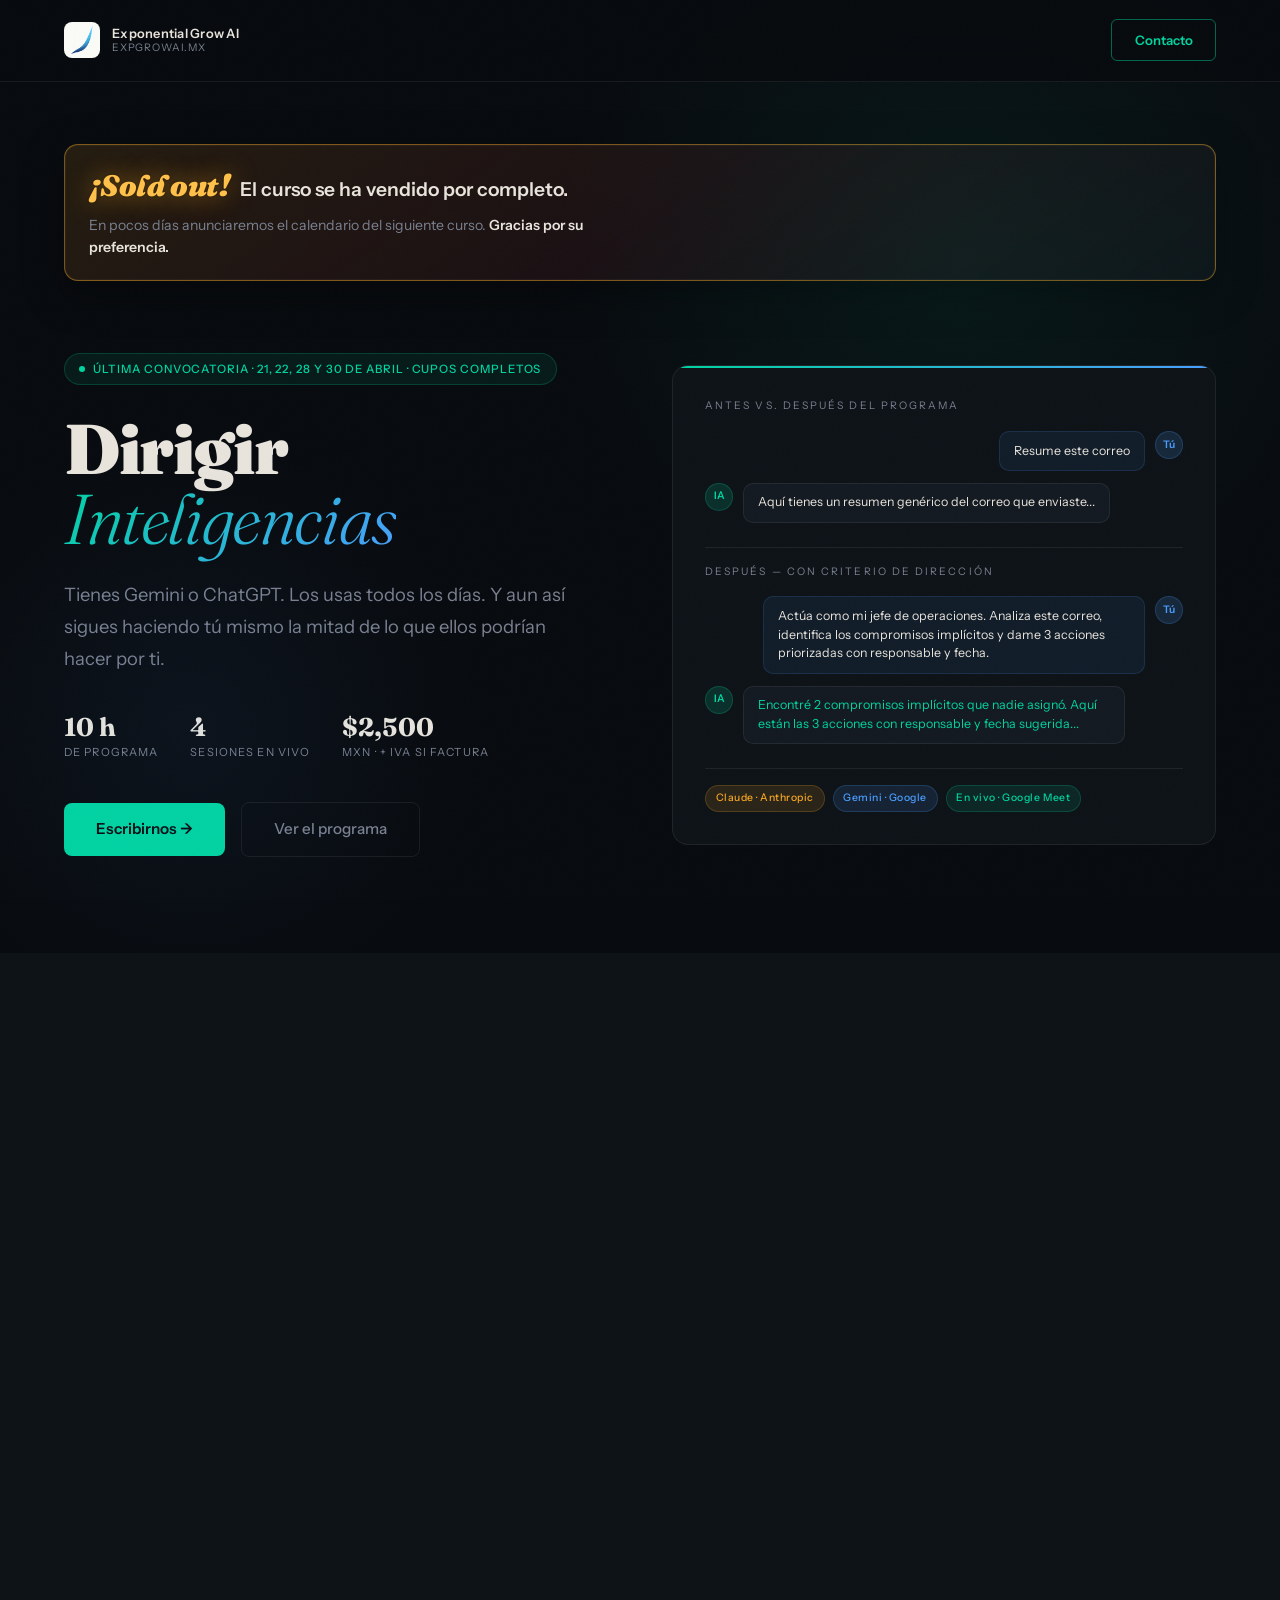
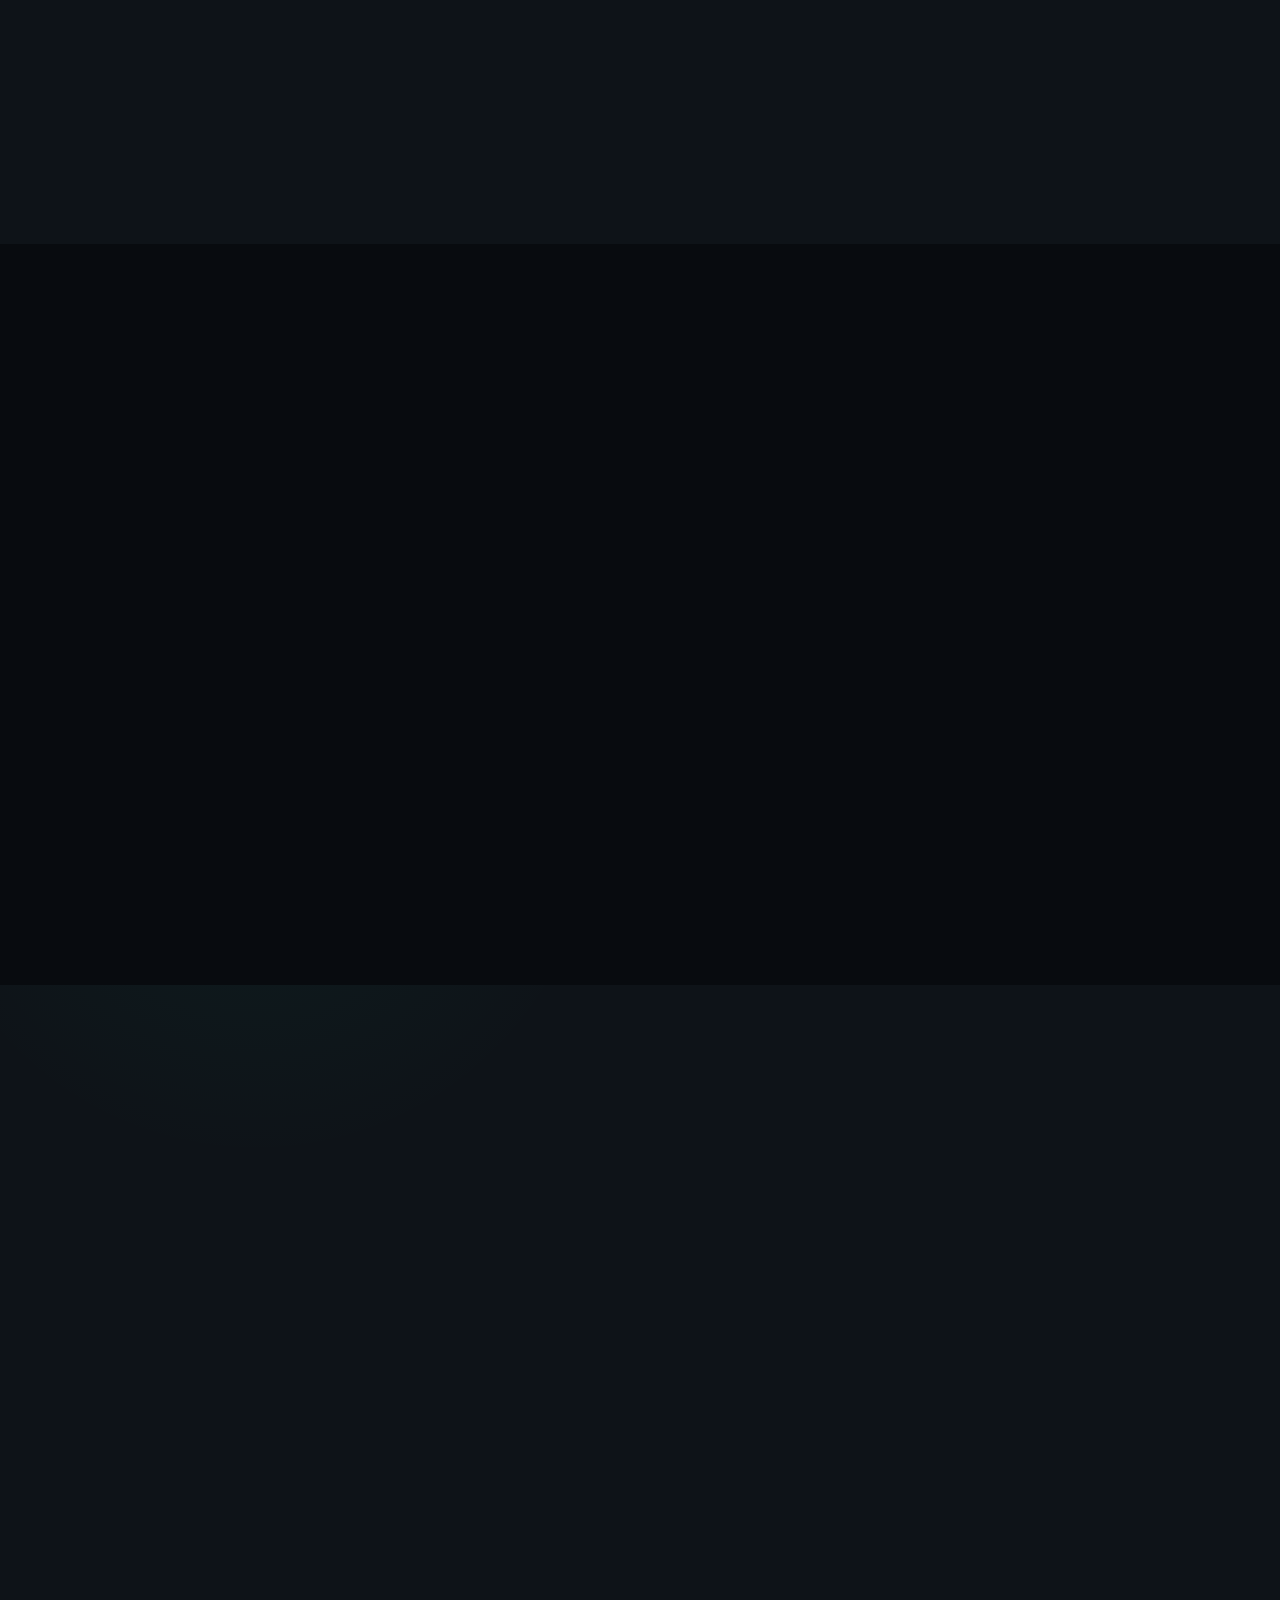
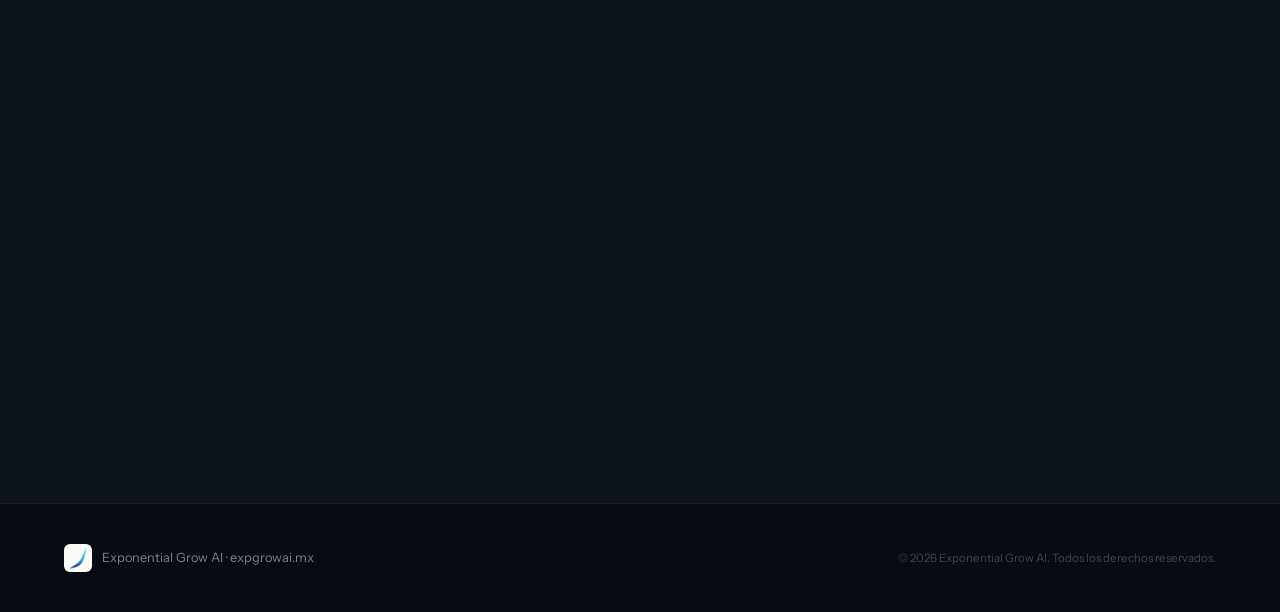
<file: index.html>
<!DOCTYPE html>
<html lang="es">
<head>
  <meta charset="UTF-8">
  <meta name="viewport" content="width=device-width, initial-scale=1.0">
  <meta http-equiv="refresh" content="0;url=dirigir-inteligencias-landing.html">
  <title>Dirigir Inteligencias</title>
  <link rel="canonical" href="dirigir-inteligencias-landing.html">
</head>
<body>
  <p><a href="dirigir-inteligencias-landing.html">Ir a la landing</a></p>
</body>
</html>
</file>
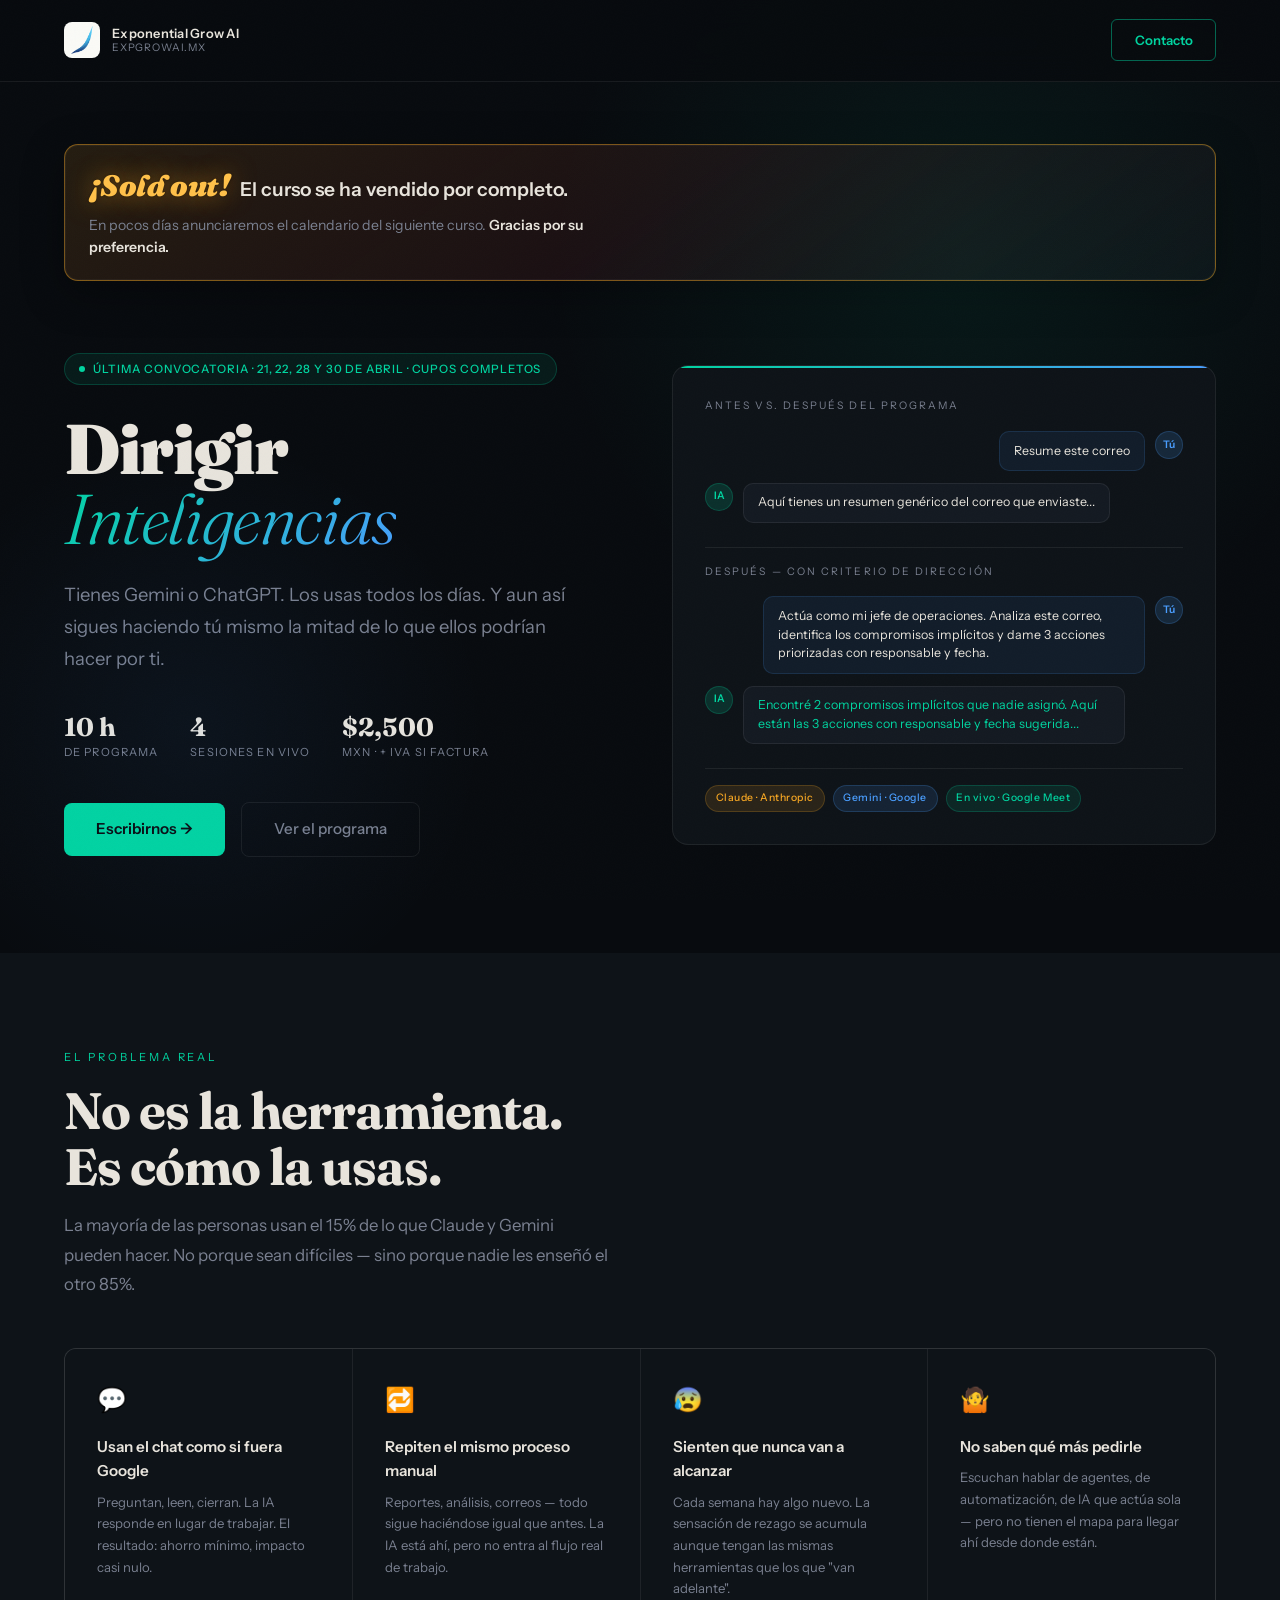
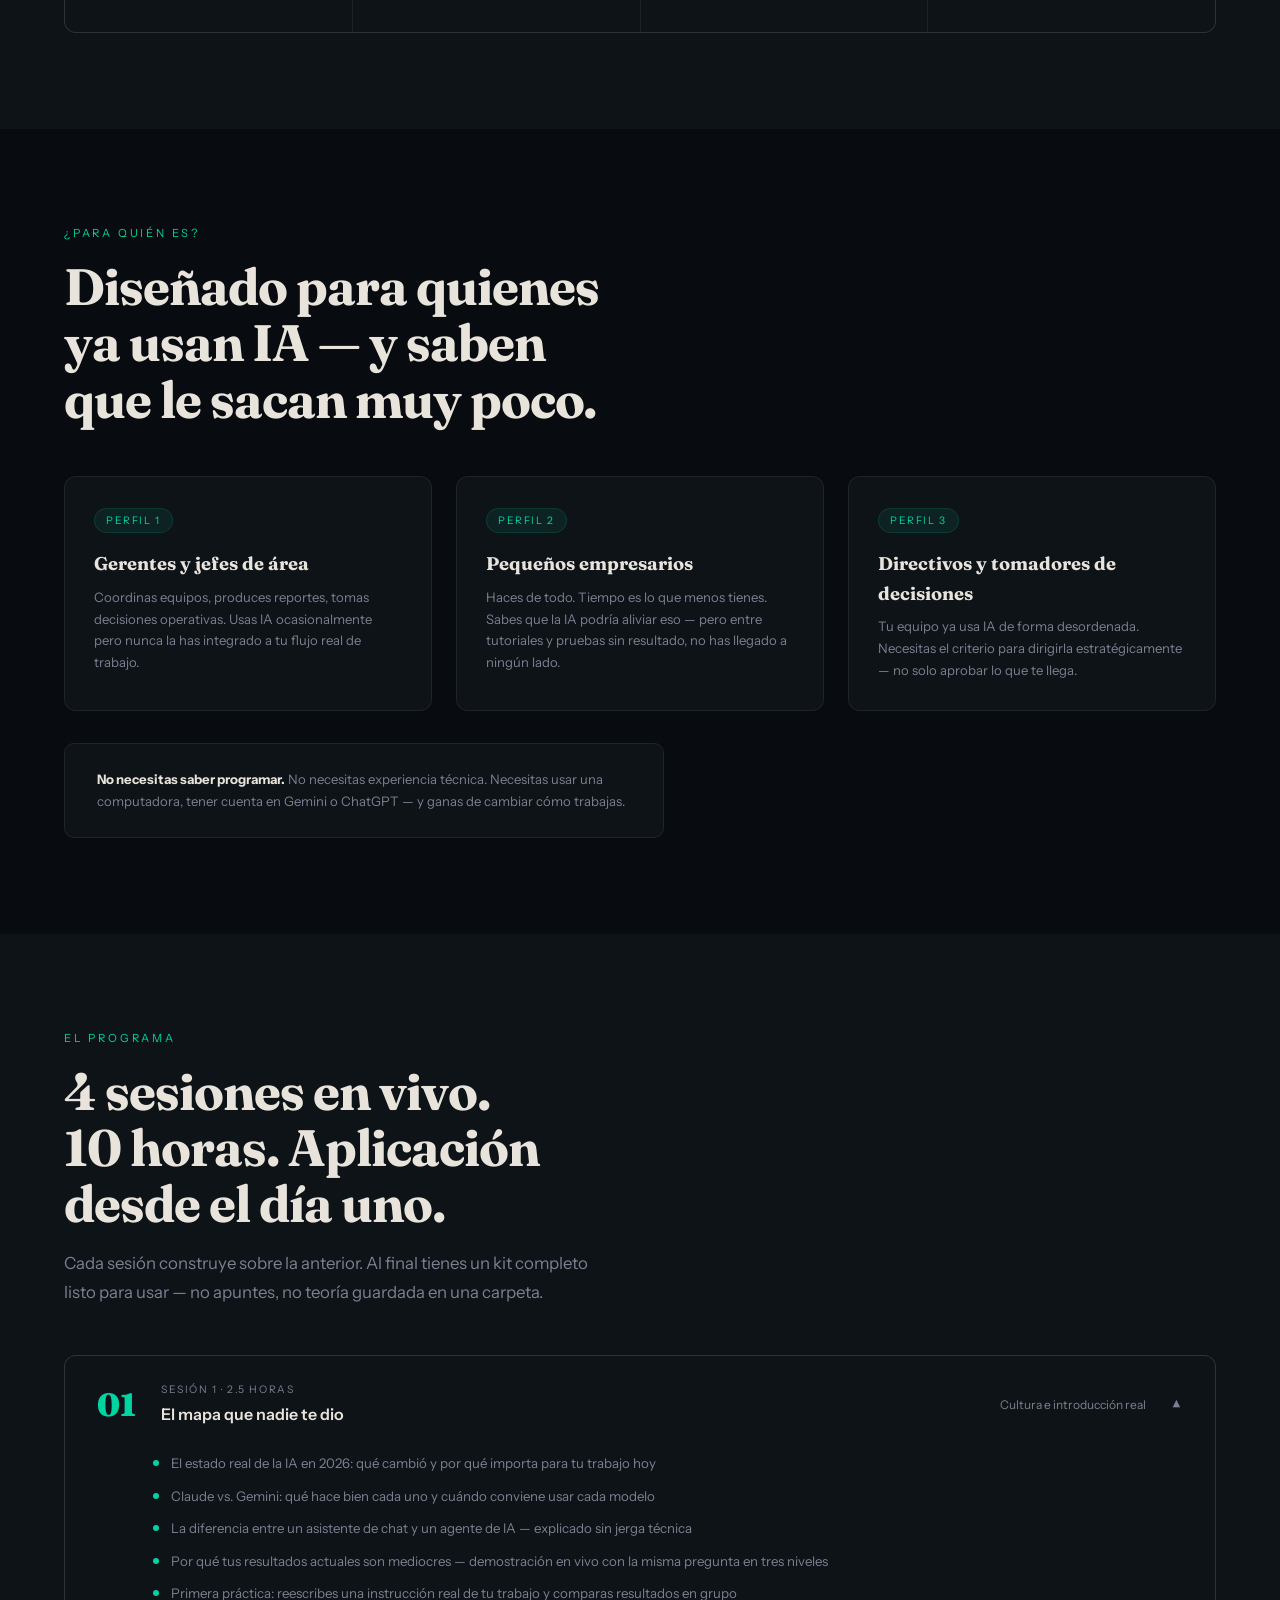
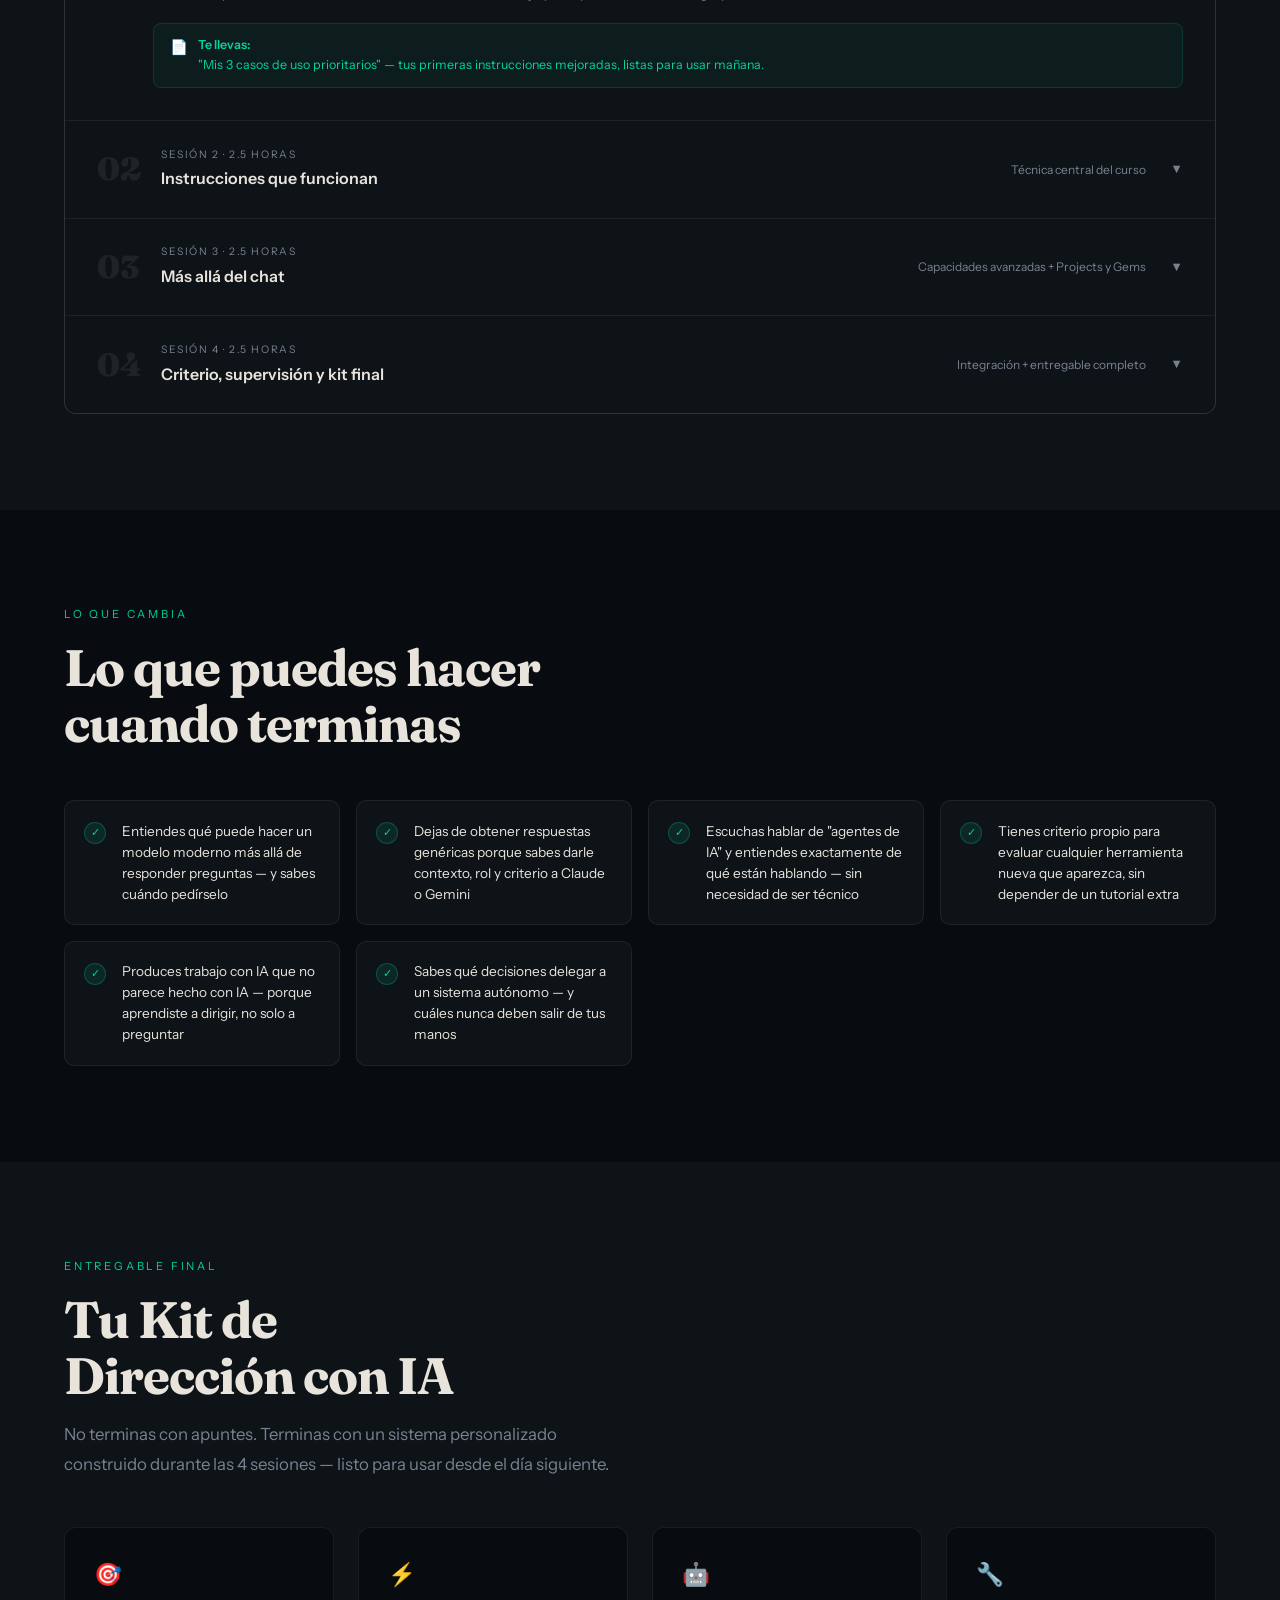
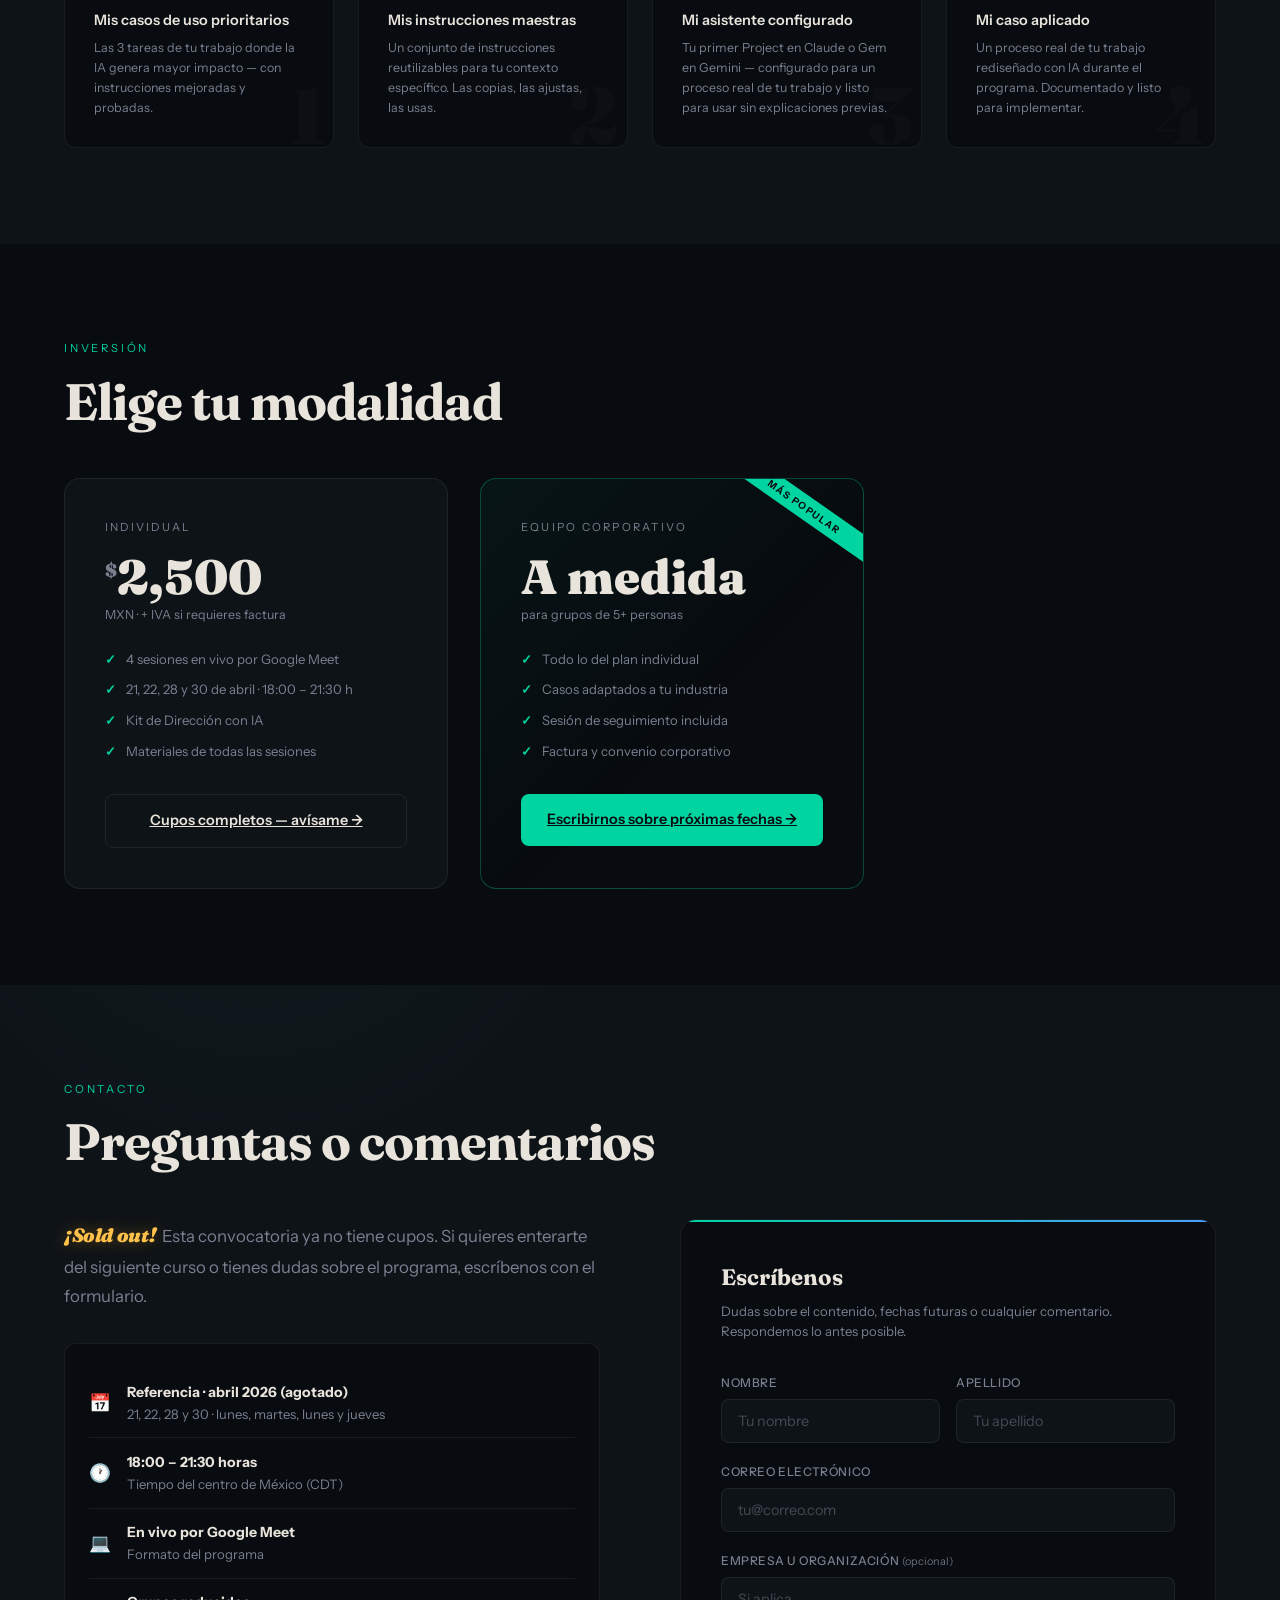
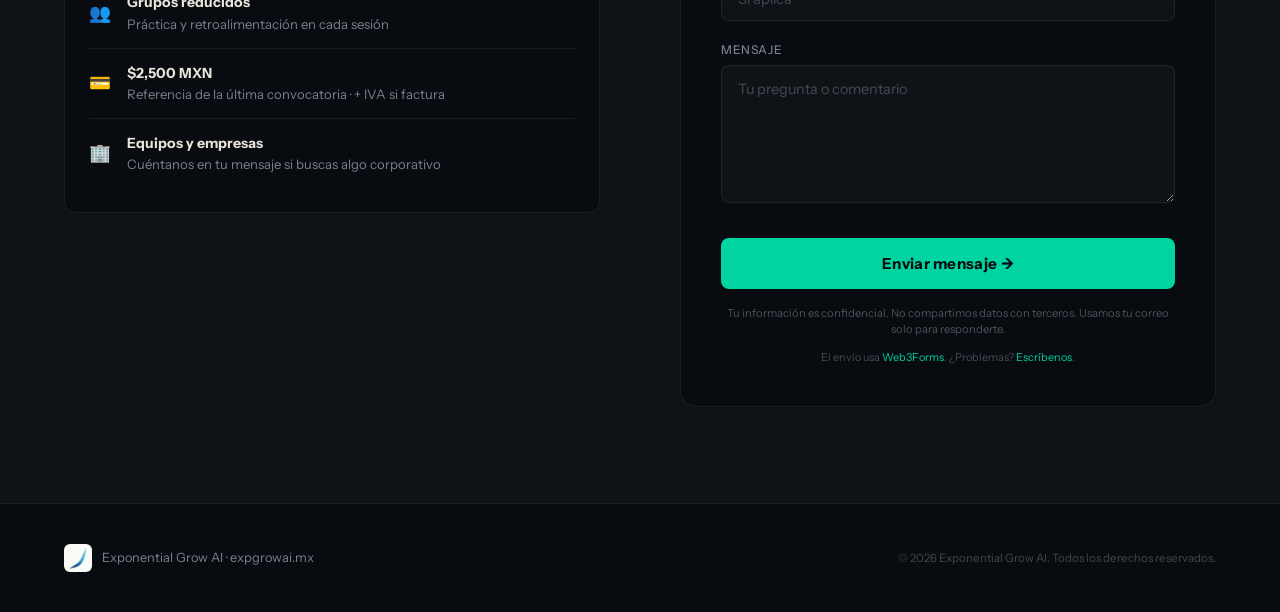
<file: dirigir-inteligencias-landing.html>
<!DOCTYPE html>
<html lang="es">
<head>
<meta charset="UTF-8">
<meta name="viewport" content="width=device-width, initial-scale=1.0">
<title>Dirigir Inteligencias — Exponential Grow AI</title>
<link href="https://fonts.googleapis.com/css2?family=Fraunces:ital,wght@0,300;0,700;0,900;1,300;1,700&family=Instrument+Sans:wght@400;500;600&family=DM+Mono:wght@300;400&display=swap" rel="stylesheet">
  <link rel="stylesheet" href="./styles.css">

</head>
<body>

<!-- NAV -->
<nav>
  <div class="nav-brand">
    <img class="nav-logo" src="./expgrowai_logo_01.png" alt="Exponential Grow AI">
    <div class="nav-name">
      Exponential Grow AI
      <span>expgrowai.mx</span>
    </div>
  </div>
  <a href="#registro" class="nav-cta nav-cta-contact">Contacto</a>
</nav>

<!-- HERO -->
<section id="hero">
  <div class="hero-glow"></div>
  <div class="hero-glow2"></div>
  <div class="hero-grid section-inner">
    <div class="sold-out-ribbon" role="status" aria-live="polite">
      <p class="sold-out-line1"><span class="sold-out-accent">¡Sold out!</span> El curso se ha vendido por completo.</p>
      <p class="sold-out-line2">En pocos días anunciaremos el calendario del siguiente curso. <strong>Gracias por su preferencia.</strong></p>
    </div>
    <div class="hero-left">
      <div class="hero-eyebrow hero-eyebrow-soldout">Última convocatoria · 21, 22, 28 y 30 de abril · Cupos completos</div>
      <h1 class="hero-title">Dirigir<br><em>Inteligencias</em></h1>
      <p class="hero-subtitle">Tienes Gemini o ChatGPT. Los usas todos los días. Y aun así sigues haciendo tú mismo la mitad de lo que ellos podrían hacer por ti.</p>
      <div class="hero-meta">
        <div class="hero-meta-item">
          <span class="hero-meta-value">10 h</span>
          <span class="hero-meta-label">de programa</span>
        </div>
        <div class="hero-meta-item">
          <span class="hero-meta-value">4</span>
          <span class="hero-meta-label">sesiones en vivo</span>
        </div>
        <div class="hero-meta-item">
          <span class="hero-meta-value">$2,500</span>
          <span class="hero-meta-label">MXN · + IVA si factura</span>
        </div>
      </div>
      <div class="hero-cta-group">
        <a href="#registro" class="btn-primary">Escribirnos →</a>
        <a href="#program" class="btn-ghost">Ver el programa</a>
      </div>
    </div>
    <div class="hero-right">
      <div class="hero-card">
        <p class="hc-label">Antes vs. después del programa</p>
        <div class="hc-chat">
          <div class="hc-msg user">
            <div class="hc-avatar human">Tú</div>
            <div class="hc-bubble">Resume este correo</div>
          </div>
          <div class="hc-msg">
            <div class="hc-avatar ai">IA</div>
            <div class="hc-bubble">Aquí tienes un resumen genérico del correo que enviaste...</div>
          </div>
        </div>
        <div class="hc-divider"></div>
        <p class="hc-label" style="margin-top:0.5rem;">Después — con criterio de dirección</p>
        <div class="hc-chat">
          <div class="hc-msg user">
            <div class="hc-avatar human">Tú</div>
            <div class="hc-bubble">Actúa como mi jefe de operaciones. Analiza este correo, identifica los compromisos implícitos y dame 3 acciones priorizadas con responsable y fecha.</div>
          </div>
          <div class="hc-msg">
            <div class="hc-avatar ai">IA</div>
            <div class="hc-bubble" style="color:var(--accent)">Encontré 2 compromisos implícitos que nadie asignó. Aquí están las 3 acciones con responsable y fecha sugerida... <span class="typing"></span></div>
          </div>
        </div>
        <div class="hc-divider"></div>
        <div class="hc-badges">
          <span class="hc-badge claude">Claude · Anthropic</span>
          <span class="hc-badge gemini">Gemini · Google</span>
          <span class="hc-badge live">En vivo · Google Meet</span>
        </div>
      </div>
    </div>
  </div>
</section>

<!-- PAIN -->
<section id="pain">
  <div class="section-inner">
    <span class="section-label fade-up">El problema real</span>
    <h2 class="section-title fade-up">No es la herramienta.<br>Es cómo la usas.</h2>
    <p class="section-sub fade-up">La mayoría de las personas usan el 15% de lo que Claude y Gemini pueden hacer. No porque sean difíciles — sino porque nadie les enseñó el otro 85%.</p>
    <div class="pain-grid fade-up">
      <div class="pain-card">
        <span class="pain-icon">💬</span>
        <p class="pain-title">Usan el chat como si fuera Google</p>
        <p class="pain-desc">Preguntan, leen, cierran. La IA responde en lugar de trabajar. El resultado: ahorro mínimo, impacto casi nulo.</p>
      </div>
      <div class="pain-card">
        <span class="pain-icon">🔁</span>
        <p class="pain-title">Repiten el mismo proceso manual</p>
        <p class="pain-desc">Reportes, análisis, correos — todo sigue haciéndose igual que antes. La IA está ahí, pero no entra al flujo real de trabajo.</p>
      </div>
      <div class="pain-card">
        <span class="pain-icon">😰</span>
        <p class="pain-title">Sienten que nunca van a alcanzar</p>
        <p class="pain-desc">Cada semana hay algo nuevo. La sensación de rezago se acumula aunque tengan las mismas herramientas que los que "van adelante".</p>
      </div>
      <div class="pain-card">
        <span class="pain-icon">🤷</span>
        <p class="pain-title">No saben qué más pedirle</p>
        <p class="pain-desc">Escuchan hablar de agentes, de automatización, de IA que actúa sola — pero no tienen el mapa para llegar ahí desde donde están.</p>
      </div>
    </div>
  </div>
</section>

<!-- FOR WHO -->
<section id="forwho">
  <div class="section-inner">
    <span class="section-label fade-up">¿Para quién es?</span>
    <h2 class="section-title fade-up">Diseñado para quienes<br>ya usan IA — y saben<br>que le sacan muy poco.</h2>
    <div class="who-grid fade-up">
      <div class="who-card">
        <span class="who-tag">Perfil 1</span>
        <p class="who-title">Gerentes y jefes de área</p>
        <p class="who-desc">Coordinas equipos, produces reportes, tomas decisiones operativas. Usas IA ocasionalmente pero nunca la has integrado a tu flujo real de trabajo.</p>
      </div>
      <div class="who-card">
        <span class="who-tag">Perfil 2</span>
        <p class="who-title">Pequeños empresarios</p>
        <p class="who-desc">Haces de todo. Tiempo es lo que menos tienes. Sabes que la IA podría aliviar eso — pero entre tutoriales y pruebas sin resultado, no has llegado a ningún lado.</p>
      </div>
      <div class="who-card">
        <span class="who-tag">Perfil 3</span>
        <p class="who-title">Directivos y tomadores de decisiones</p>
        <p class="who-desc">Tu equipo ya usa IA de forma desordenada. Necesitas el criterio para dirigirla estratégicamente — no solo aprobar lo que te llega.</p>
      </div>
    </div>
    <div style="margin-top:2rem;padding:1.5rem 2rem;background:var(--surface);border:1px solid var(--border);border-radius:10px;max-width:600px;" class="fade-up">
      <p style="font-size:0.82rem;color:var(--muted);line-height:1.7;"><strong style="color:var(--text);">No necesitas saber programar.</strong> No necesitas experiencia técnica. Necesitas usar una computadora, tener cuenta en Gemini o ChatGPT — y ganas de cambiar cómo trabajas.</p>
    </div>
  </div>
</section>

<!-- PROGRAM -->
<section id="program">
  <div class="section-inner">
    <span class="section-label fade-up">El programa</span>
    <h2 class="section-title fade-up">4 sesiones en vivo.<br>10 horas. Aplicación<br>desde el día uno.</h2>
    <p class="section-sub fade-up">Cada sesión construye sobre la anterior. Al final tienes un kit completo listo para usar — no apuntes, no teoría guardada en una carpeta.</p>

    <div class="sessions fade-up">
      <!-- SESSION 1 -->
      <div class="session open">
        <div class="session-header">
          <span class="session-num">01</span>
          <div class="session-info">
            <span class="session-tag">Sesión 1 · 2.5 horas</span>
            <p class="session-title">El mapa que nadie te dio</p>
          </div>
          <span class="session-duration">Cultura e introducción real</span>
          <span class="session-arrow">▼</span>
        </div>
        <div class="session-body">
          <div class="session-content">
            <div class="session-blocks">
              <div class="session-block"><div class="sb-dot"></div><p class="sb-text">El estado real de la IA en 2026: qué cambió y por qué importa para tu trabajo hoy</p></div>
              <div class="session-block"><div class="sb-dot"></div><p class="sb-text">Claude vs. Gemini: qué hace bien cada uno y cuándo conviene usar cada modelo</p></div>
              <div class="session-block"><div class="sb-dot"></div><p class="sb-text">La diferencia entre un asistente de chat y un agente de IA — explicado sin jerga técnica</p></div>
              <div class="session-block"><div class="sb-dot"></div><p class="sb-text">Por qué tus resultados actuales son mediocres — demostración en vivo con la misma pregunta en tres niveles</p></div>
              <div class="session-block"><div class="sb-dot"></div><p class="sb-text">Primera práctica: reescribes una instrucción real de tu trabajo y comparas resultados en grupo</p></div>
            </div>
            <div class="session-deliverable">
              <span class="sd-icon">📄</span>
              <div class="sd-text">
                <span class="sd-label">Te llevas:</span>
                "Mis 3 casos de uso prioritarios" — tus primeras instrucciones mejoradas, listas para usar mañana.
              </div>
            </div>
          </div>
        </div>
      </div>

      <!-- SESSION 2 -->
      <div class="session">
        <div class="session-header">
          <span class="session-num">02</span>
          <div class="session-info">
            <span class="session-tag">Sesión 2 · 2.5 horas</span>
            <p class="session-title">Instrucciones que funcionan</p>
          </div>
          <span class="session-duration">Técnica central del curso</span>
          <span class="session-arrow">▼</span>
        </div>
        <div class="session-body">
          <div class="session-content">
            <div class="session-blocks">
              <div class="session-block"><div class="sb-dot"></div><p class="sb-text">Los 5 elementos de toda instrucción poderosa: contexto, rol, tarea, formato y restricciones</p></div>
              <div class="session-block"><div class="sb-dot"></div><p class="sb-text">Cómo Claude y Gemini procesan las instrucciones de forma diferente — y cómo aprovecharlo</p></div>
              <div class="session-block"><div class="sb-dot"></div><p class="sb-text">Casos por función: para quienes dirigen equipos, para empresarios, para jefes de área</p></div>
              <div class="session-block"><div class="sb-dot"></div><p class="sb-text">Taller en vivo: construyes 3 instrucciones para tus casos reales, iteras y compartes resultados</p></div>
            </div>
            <div class="session-deliverable">
              <span class="sd-icon">🗂️</span>
              <div class="sd-text">
                <span class="sd-label">Te llevas:</span>
                "Mis instrucciones maestras" — 3 instrucciones completas, probadas y listas para usar en tu trabajo.
              </div>
            </div>
          </div>
        </div>
      </div>

      <!-- SESSION 3 -->
      <div class="session">
        <div class="session-header">
          <span class="session-num">03</span>
          <div class="session-info">
            <span class="session-tag">Sesión 3 · 2.5 horas</span>
            <p class="session-title">Más allá del chat</p>
          </div>
          <span class="session-duration">Capacidades avanzadas + Projects y Gems</span>
          <span class="session-arrow">▼</span>
        </div>
        <div class="session-body">
          <div class="session-content">
            <div class="session-blocks">
              <div class="session-block"><div class="sb-dot"></div><p class="sb-text">Análisis de documentos reales: contratos, reportes, propuestas — más allá del resumen básico</p></div>
              <div class="session-block"><div class="sb-dot"></div><p class="sb-text">Gemini con Google Workspace: lo que cambia cuando la IA tiene acceso a tus archivos</p></div>
              <div class="session-block"><div class="sb-dot"></div><p class="sb-text">Qué es un Claude Project y un Gemini Gem: tu instrucción guardada, siempre activa, sin reescribirla cada vez</p></div>
              <div class="session-block"><div class="sb-dot"></div><p class="sb-text">Taller: llevas la Hoja de Delegación, la conviertes en instrucción de sistema y configuras tu propio Project o Gem en vivo</p></div>
            </div>
            <div class="session-deliverable">
              <span class="sd-icon">🤖</span>
              <div class="sd-text">
                <span class="sd-label">Te llevas:</span>
                Tu primer asistente configurado — un Project en Claude o Gem en Gemini activo, probado con información real de tu trabajo.
              </div>
            </div>
          </div>
        </div>
      </div>

      <!-- SESSION 4 -->
      <div class="session">
        <div class="session-header">
          <span class="session-num">04</span>
          <div class="session-info">
            <span class="session-tag">Sesión 4 · 2.5 horas</span>
            <p class="session-title">Criterio, supervisión y kit final</p>
          </div>
          <span class="session-duration">Integración + entregable completo</span>
          <span class="session-arrow">▼</span>
        </div>
        <div class="session-body">
          <div class="session-content">
            <div class="session-blocks">
              <div class="session-block"><div class="sb-dot"></div><p class="sb-text">Automation bias: por qué la IA suena segura aunque esté equivocada — y cómo detectarlo</p></div>
              <div class="session-block"><div class="sb-dot"></div><p class="sb-text">Las 3 preguntas que debes hacerte antes de usar cualquier output de IA en una decisión real</p></div>
              <div class="session-block"><div class="sb-dot"></div><p class="sb-text">La cultura de IA del 2026 que necesitas entender: qué es hype, qué ya funciona y qué viene</p></div>
              <div class="session-block"><div class="sb-dot"></div><p class="sb-text">Ensamble del kit completo: cada participante presenta su caso aplicado y recibe retroalimentación</p></div>
            </div>
            <div class="session-deliverable">
              <span class="sd-icon">🎯</span>
              <div class="sd-text">
                <span class="sd-label">Te llevas:</span>
                Tu kit completo ensamblado + un caso real de tu trabajo rediseñado con IA — listo para implementar el lunes siguiente.
              </div>
            </div>
          </div>
        </div>
      </div>
    </div>
  </div>
</section>

<!-- OUTCOMES -->
<section id="outcomes">
  <div class="section-inner">
    <span class="section-label fade-up">Lo que cambia</span>
    <h2 class="section-title fade-up">Lo que puedes hacer<br>cuando terminas</h2>
    <div class="outcomes-grid fade-up">
      <div class="outcome-item">
        <div class="outcome-check">✓</div>
        <p class="outcome-text">Entiendes qué puede hacer un modelo moderno más allá de responder preguntas — y sabes cuándo pedírselo</p>
      </div>
      <div class="outcome-item">
        <div class="outcome-check">✓</div>
        <p class="outcome-text">Dejas de obtener respuestas genéricas porque sabes darle contexto, rol y criterio a Claude o Gemini</p>
      </div>
      <div class="outcome-item">
        <div class="outcome-check">✓</div>
        <p class="outcome-text">Escuchas hablar de "agentes de IA" y entiendes exactamente de qué están hablando — sin necesidad de ser técnico</p>
      </div>
      <div class="outcome-item">
        <div class="outcome-check">✓</div>
        <p class="outcome-text">Tienes criterio propio para evaluar cualquier herramienta nueva que aparezca, sin depender de un tutorial extra</p>
      </div>
      <div class="outcome-item">
        <div class="outcome-check">✓</div>
        <p class="outcome-text">Produces trabajo con IA que no parece hecho con IA — porque aprendiste a dirigir, no solo a preguntar</p>
      </div>
      <div class="outcome-item">
        <div class="outcome-check">✓</div>
        <p class="outcome-text">Sabes qué decisiones delegar a un sistema autónomo — y cuáles nunca deben salir de tus manos</p>
      </div>
    </div>
  </div>
</section>

<!-- KIT -->
<section id="kit">
  <div class="section-inner">
    <span class="section-label fade-up">Entregable final</span>
    <h2 class="section-title fade-up">Tu Kit de<br>Dirección con IA</h2>
    <p class="section-sub fade-up">No terminas con apuntes. Terminas con un sistema personalizado construido durante las 4 sesiones — listo para usar desde el día siguiente.</p>
    <div class="kit-grid fade-up">
      <div class="kit-card" data-n="1">
        <span class="kit-icon">🎯</span>
        <p class="kit-title">Mis casos de uso prioritarios</p>
        <p class="kit-desc">Las 3 tareas de tu trabajo donde la IA genera mayor impacto — con instrucciones mejoradas y probadas.</p>
      </div>
      <div class="kit-card" data-n="2">
        <span class="kit-icon">⚡</span>
        <p class="kit-title">Mis instrucciones maestras</p>
        <p class="kit-desc">Un conjunto de instrucciones reutilizables para tu contexto específico. Las copias, las ajustas, las usas.</p>
      </div>
      <div class="kit-card" data-n="3">
        <span class="kit-icon">🤖</span>
        <p class="kit-title">Mi asistente configurado</p>
        <p class="kit-desc">Tu primer Project en Claude o Gem en Gemini — configurado para un proceso real de tu trabajo y listo para usar sin explicaciones previas.</p>
      </div>
      <div class="kit-card" data-n="4">
        <span class="kit-icon">🔧</span>
        <p class="kit-title">Mi caso aplicado</p>
        <p class="kit-desc">Un proceso real de tu trabajo rediseñado con IA durante el programa. Documentado y listo para implementar.</p>
      </div>
    </div>
  </div>
</section>

<!-- PRICING -->
<section id="pricing">
  <div class="section-inner">
    <span class="section-label fade-up">Inversión</span>
    <h2 class="section-title fade-up">Elige tu modalidad</h2>
    <div class="pricing-wrap fade-up">
      <div class="price-card">
        <span class="price-type">Individual</span>
        <p class="price-amount"><sup>$</sup>2,500</p>
        <span class="price-period">MXN · + IVA si requieres factura</span>
        <ul class="price-features">
          <li>4 sesiones en vivo por Google Meet</li>
          <li>21, 22, 28 y 30 de abril · 18:00 – 21:30 h</li>
          <li>Kit de Dirección con IA</li>
          <li>Materiales de todas las sesiones</li>
        </ul>
        <a href="#registro" class="btn-price secondary">Cupos completos — avísame →</a>
      </div>
      <div class="price-card featured">
        <span class="price-type">Equipo corporativo</span>
        <p class="price-amount"><sup></sup>A medida</p>
        <span class="price-period">para grupos de 5+ personas</span>
        <ul class="price-features">
          <li>Todo lo del plan individual</li>
          <li>Casos adaptados a tu industria</li>
          <li>Sesión de seguimiento incluida</li>
          <li>Factura y convenio corporativo</li>
        </ul>
        <a href="#registro" class="btn-price primary">Escribirnos sobre próximas fechas →</a>
      </div>
    </div>
  </div>
</section>

<!-- CONTACTO (antes registro; mismo id para enlaces internos) -->
<section id="registro">
  <div class="section-inner">
    <span class="section-label fade-up">Contacto</span>
    <h2 class="section-title fade-up">Preguntas o comentarios</h2>
    <div class="form-wrap fade-up">
      <div class="form-info">
        <p class="section-sub"><span class="sold-out-inline"><span class="sold-out-accent">¡Sold out!</span></span> Esta convocatoria ya no tiene cupos. Si quieres enterarte del siguiente curso o tienes dudas sobre el programa, escríbenos con el formulario.</p>
        <div class="form-highlight">
          <div class="fh-row">
            <span class="fh-icon">📅</span>
            <div class="fh-text">
              <strong>Referencia · abril 2026 (agotado)</strong>
              21, 22, 28 y 30 · lunes, martes, lunes y jueves
            </div>
          </div>
          <div class="fh-row">
            <span class="fh-icon">🕐</span>
            <div class="fh-text">
              <strong>18:00 – 21:30 horas</strong>
              Tiempo del centro de México (CDT)
            </div>
          </div>
          <div class="fh-row">
            <span class="fh-icon">💻</span>
            <div class="fh-text">
              <strong>En vivo por Google Meet</strong>
              Formato del programa
            </div>
          </div>
          <div class="fh-row">
            <span class="fh-icon">👥</span>
            <div class="fh-text">
              <strong>Grupos reducidos</strong>
              Práctica y retroalimentación en cada sesión
            </div>
          </div>
          <div class="fh-row">
            <span class="fh-icon">💳</span>
            <div class="fh-text">
              <strong>$2,500 MXN</strong>
              Referencia de la última convocatoria · + IVA si factura
            </div>
          </div>
          <div class="fh-row">
            <span class="fh-icon">🏢</span>
            <div class="fh-text">
              <strong>Equipos y empresas</strong>
              Cuéntanos en tu mensaje si buscas algo corporativo
            </div>
          </div>
        </div>
      </div>

      <div class="reg-form">
        <div id="form-container">
          <h3 class="form-title">Escríbenos</h3>
          <p class="form-subtitle">Dudas sobre el contenido, fechas futuras o cualquier comentario. Respondemos lo antes posible.</p>
          <form id="contact-form" action="#" method="post" novalidate>
            <p class="form-error" id="form-error" role="alert" hidden></p>
            <div class="form-row">
              <div class="form-group">
                <label for="nombre">Nombre</label>
                <input type="text" id="nombre" name="nombre" placeholder="Tu nombre" required autocomplete="given-name">
              </div>
              <div class="form-group">
                <label for="apellido">Apellido</label>
                <input type="text" id="apellido" name="apellido" placeholder="Tu apellido" autocomplete="family-name">
              </div>
            </div>
            <div class="form-group">
              <label for="email">Correo electrónico</label>
              <input type="email" id="email" name="email" placeholder="tu@correo.com" required autocomplete="email">
            </div>
            <div class="form-group">
              <label for="empresa">Empresa u organización <span class="label-optional">(opcional)</span></label>
              <input type="text" id="empresa" name="empresa" placeholder="Si aplica" autocomplete="organization">
            </div>
            <div class="form-group">
              <label for="mensaje">Mensaje</label>
              <textarea id="mensaje" name="mensaje" rows="5" placeholder="Tu pregunta o comentario" required></textarea>
            </div>
            <button type="submit" class="form-submit">Enviar mensaje →</button>
            <p class="form-privacy">Tu información es confidencial. No compartimos datos con terceros. Usamos tu correo solo para responderte.</p>
            <p class="form-fallback">El envío usa <a href="https://web3forms.com" rel="noopener noreferrer" target="_blank">Web3Forms</a>. ¿Problemas? <a href="mailto:randradedev@gmail.com?subject=Contacto%20Dirigir%20Inteligencias">Escríbenos</a>.</p>
          </form>
        </div>
        <div class="form-success" id="form-success">
          <span class="success-icon">✅</span>
          <h3>¡Gracias por escribirnos!</h3>
          <p>Recibimos tu mensaje y te responderemos pronto a tu correo.</p>
          <p style="margin-top:0.8rem;">Revisa también tu carpeta de spam por si acaso.</p>
        </div>
      </div>
    </div>
  </div>
</section>

<!-- FOOTER -->
<footer>
  <div class="footer-brand">
    <img class="footer-logo" src="./expgrowai_logo_01.png" alt="Exponential Grow AI">
    <span class="footer-name">Exponential Grow AI · expgrowai.mx</span>
  </div>
  <span class="footer-copy">© 2026 Exponential Grow AI. Todos los derechos reservados.</span>
</footer>

<script src="./form-config.js"></script>
<script src="./main.js"></script>
</body>
</html>
</file>
<file: styles.css>
:root {
  --bg: #080b0f;
  --surface: #0e1318;
  --surface2: #141a22;
  --border: rgba(255,255,255,0.07);
  --text: #e8e4dc;
  --muted: #7a8090;
  --accent: #00d4a0;
  --accent2: #f5a623;
  --accent3: #4a9eff;
  --red: #ff4d4d;
  --grad: linear-gradient(135deg, #00d4a0 0%, #4a9eff 100%);
}

*, *::before, *::after { margin:0; padding:0; box-sizing:border-box; }

html { scroll-behavior: smooth; }

body {
  background: var(--bg);
  color: var(--text);
  font-family: 'Instrument Sans', sans-serif;
  font-size: 16px;
  line-height: 1.6;
  overflow-x: hidden;
}

/* ── NOISE OVERLAY ── */
body::before {
  content: '';
  position: fixed;
  inset: 0;
  background-image: url("data:image/svg+xml,%3Csvg xmlns='http://www.w3.org/2000/svg' width='200' height='200'%3E%3Cfilter id='n'%3E%3CfeTurbulence type='fractalNoise' baseFrequency='0.9' numOctaves='4' stitchTiles='stitch'/%3E%3C/filter%3E%3Crect width='200' height='200' filter='url(%23n)' opacity='0.03'/%3E%3C/svg%3E");
  pointer-events: none;
  z-index: 1000;
  opacity: 0.4;
}

/* ── NAV ── */
nav {
  position: fixed;
  top: 0; left: 0; right: 0;
  z-index: 100;
  padding: 1.2rem 5vw;
  display: flex;
  align-items: center;
  justify-content: space-between;
  background: rgba(8,11,15,0.85);
  backdrop-filter: blur(16px);
  border-bottom: 1px solid var(--border);
}
.nav-brand {
  display: flex;
  align-items: center;
  gap: 0.75rem;
}
.nav-logo {
  width: 36px;
  height: 36px;
  border-radius: 8px;
  object-fit: cover;
  object-position: center;
  flex-shrink: 0;
}
.nav-name {
  font-size: 0.8rem;
  font-weight: 600;
  color: var(--text);
  letter-spacing: 0.02em;
  line-height: 1.2;
}
.nav-name span {
  display: block;
  font-size: 0.65rem;
  color: var(--muted);
  font-weight: 400;
  letter-spacing: 0.08em;
  text-transform: uppercase;
}
.nav-cta {
  background: var(--accent);
  color: #080b0f;
  border: none;
  padding: 0.6rem 1.4rem;
  border-radius: 6px;
  font-family: 'Instrument Sans', sans-serif;
  font-weight: 600;
  font-size: 0.82rem;
  cursor: pointer;
  text-decoration: none;
  transition: opacity 0.2s;
}
.nav-cta:hover { opacity: 0.85; }
.nav-cta-contact {
  background: transparent;
  color: var(--accent);
  border: 1px solid rgba(0, 212, 160, 0.45);
}
.nav-cta-contact:hover {
  opacity: 1;
  background: rgba(0, 212, 160, 0.1);
}

/* ── HERO ── */
#hero {
  min-height: 100vh;
  display: flex;
  flex-direction: column;
  justify-content: center;
  padding: 10rem 5vw 6rem;
  position: relative;
  overflow: hidden;
}
.hero-glow {
  position: absolute;
  top: -20%;
  right: -10%;
  width: 70vw;
  height: 70vw;
  background: radial-gradient(circle, rgba(0,212,160,0.07) 0%, transparent 65%);
  pointer-events: none;
}
.hero-glow2 {
  position: absolute;
  bottom: -10%;
  left: -10%;
  width: 50vw;
  height: 50vw;
  background: radial-gradient(circle, rgba(74,158,255,0.06) 0%, transparent 65%);
  pointer-events: none;
}
.hero-grid {
  display: grid;
  grid-template-columns: 1fr 1fr;
  gap: 4rem;
  align-items: center;
  max-width: 1200px;
  margin: 0 auto;
  width: 100%;
}

/* Sold out — franja superior del hero */
.sold-out-ribbon {
  grid-column: 1 / -1;
  margin: -1rem 0 0.5rem;
  padding: 1.25rem 1.5rem 1.35rem;
  background: linear-gradient(145deg, rgba(245, 166, 35, 0.12) 0%, rgba(255, 77, 77, 0.08) 50%, rgba(14, 19, 24, 0.95) 100%);
  border: 1px solid rgba(245, 166, 35, 0.45);
  border-radius: 14px;
  box-shadow:
    0 0 0 1px rgba(255, 255, 255, 0.04) inset,
    0 12px 40px rgba(0, 0, 0, 0.35);
}
.sold-out-line1 {
  font-family: 'Instrument Sans', sans-serif;
  font-size: clamp(1rem, 2.2vw, 1.2rem);
  font-weight: 600;
  color: var(--text);
  line-height: 1.45;
  margin-bottom: 0.45rem;
}
.sold-out-accent {
  font-family: 'Fraunces', serif;
  font-size: clamp(1.35rem, 3.5vw, 1.85rem);
  font-weight: 900;
  font-style: italic;
  letter-spacing: -0.02em;
  color: #ffc14a;
  text-shadow:
    0 0 24px rgba(245, 166, 35, 0.55),
    0 0 2px rgba(0, 0, 0, 0.8);
  margin-right: 0.35rem;
  white-space: nowrap;
}
.sold-out-line2 {
  font-size: 0.88rem;
  color: var(--muted);
  line-height: 1.55;
  max-width: 62ch;
}
.sold-out-line2 strong {
  color: var(--text);
  font-weight: 600;
}
.sold-out-inline .sold-out-accent {
  font-size: 1.15em;
  margin-right: 0.15rem;
  text-shadow: 0 0 16px rgba(245, 166, 35, 0.4);
}

.hero-eyebrow-soldout {
  background: rgba(245, 166, 35, 0.08);
  border-color: rgba(245, 166, 35, 0.28);
  color: rgba(232, 228, 220, 0.92);
}
.hero-eyebrow-soldout::before {
  background: var(--accent2);
  animation: none;
}

.hero-eyebrow {
  display: inline-flex;
  align-items: center;
  gap: 0.5rem;
  background: rgba(0,212,160,0.08);
  border: 1px solid rgba(0,212,160,0.2);
  border-radius: 100px;
  padding: 0.35rem 0.9rem;
  font-size: 0.72rem;
  font-weight: 500;
  color: var(--accent);
  letter-spacing: 0.08em;
  text-transform: uppercase;
  margin-bottom: 1.8rem;
  width: fit-content;
}
.hero-eyebrow::before {
  content: '';
  width: 6px; height: 6px;
  border-radius: 50%;
  background: var(--accent);
  animation: pulse 2s infinite;
}
@keyframes pulse {
  0%,100% { opacity: 1; }
  50% { opacity: 0.3; }
}
.hero-title {
  font-family: 'Fraunces', serif;
  font-size: clamp(2.8rem, 5.5vw, 5rem);
  font-weight: 900;
  line-height: 1.0;
  margin-bottom: 1.5rem;
  letter-spacing: -0.02em;
}
.hero-title em {
  font-style: italic;
  font-weight: 300;
  background: var(--grad);
  -webkit-background-clip: text;
  -webkit-text-fill-color: transparent;
  background-clip: text;
}
.hero-subtitle {
  font-size: clamp(1rem, 1.6vw, 1.15rem);
  color: var(--muted);
  max-width: 44ch;
  line-height: 1.75;
  margin-bottom: 2.5rem;
}
.hero-meta {
  display: flex;
  gap: 2rem;
  margin-bottom: 2.5rem;
  flex-wrap: wrap;
}
.hero-meta-item {
  display: flex;
  flex-direction: column;
  gap: 0.2rem;
}
.hero-meta-value {
  font-family: 'Fraunces', serif;
  font-size: 1.6rem;
  font-weight: 700;
  color: var(--text);
  line-height: 1;
}
.hero-meta-label {
  font-size: 0.7rem;
  color: var(--muted);
  letter-spacing: 0.1em;
  text-transform: uppercase;
}
.hero-cta-group {
  display: flex;
  gap: 1rem;
  align-items: center;
  flex-wrap: wrap;
}
.btn-primary {
  background: var(--accent);
  color: #080b0f;
  border: none;
  padding: 0.9rem 2rem;
  border-radius: 8px;
  font-family: 'Instrument Sans', sans-serif;
  font-weight: 600;
  font-size: 0.95rem;
  cursor: pointer;
  text-decoration: none;
  transition: all 0.2s;
  display: inline-block;
}
.btn-primary:hover {
  transform: translateY(-2px);
  box-shadow: 0 8px 30px rgba(0,212,160,0.25);
}
.btn-ghost {
  background: transparent;
  color: var(--muted);
  border: 1px solid var(--border);
  padding: 0.9rem 2rem;
  border-radius: 8px;
  font-family: 'Instrument Sans', sans-serif;
  font-weight: 500;
  font-size: 0.95rem;
  cursor: pointer;
  text-decoration: none;
  transition: all 0.2s;
  display: inline-block;
}
.btn-ghost:hover {
  border-color: rgba(255,255,255,0.2);
  color: var(--text);
}

/* HERO RIGHT — CARD */
.hero-card {
  background: var(--surface);
  border: 1px solid var(--border);
  border-radius: 16px;
  padding: 2rem;
  position: relative;
  overflow: hidden;
}
.hero-card::before {
  content: '';
  position: absolute;
  top: 0; left: 0; right: 0;
  height: 2px;
  background: var(--grad);
}
.hc-label {
  font-size: 0.65rem;
  letter-spacing: 0.2em;
  text-transform: uppercase;
  color: var(--muted);
  margin-bottom: 1rem;
}
.hc-chat {
  display: flex;
  flex-direction: column;
  gap: 0.75rem;
  margin-bottom: 1.5rem;
}
.hc-msg {
  display: flex;
  gap: 0.6rem;
  align-items: flex-start;
}
.hc-msg.user { flex-direction: row-reverse; }
.hc-avatar {
  width: 28px; height: 28px;
  border-radius: 50%;
  flex-shrink: 0;
  display: flex;
  align-items: center;
  justify-content: center;
  font-size: 0.65rem;
  font-weight: 600;
}
.hc-avatar.ai {
  background: rgba(0,212,160,0.15);
  color: var(--accent);
  border: 1px solid rgba(0,212,160,0.2);
}
.hc-avatar.human {
  background: rgba(74,158,255,0.15);
  color: var(--accent3);
  border: 1px solid rgba(74,158,255,0.2);
}
.hc-bubble {
  background: var(--surface2);
  border: 1px solid var(--border);
  border-radius: 10px;
  padding: 0.6rem 0.9rem;
  font-size: 0.78rem;
  line-height: 1.5;
  max-width: 80%;
}
.hc-msg.user .hc-bubble {
  background: rgba(74,158,255,0.08);
  border-color: rgba(74,158,255,0.15);
  color: var(--text);
}
.hc-bubble.typing::after {
  content: '▋';
  animation: blink 1s infinite;
  color: var(--accent);
}
@keyframes blink { 0%,100%{opacity:1} 50%{opacity:0} }
.hc-divider {
  height: 1px;
  background: var(--border);
  margin: 1rem 0;
}
.hc-badges {
  display: flex;
  gap: 0.5rem;
  flex-wrap: wrap;
}
.hc-badge {
  font-size: 0.65rem;
  padding: 0.25rem 0.6rem;
  border-radius: 100px;
  font-weight: 500;
  letter-spacing: 0.05em;
}
.hc-badge.claude {
  background: rgba(245,166,35,0.12);
  color: var(--accent2);
  border: 1px solid rgba(245,166,35,0.2);
}
.hc-badge.gemini {
  background: rgba(74,158,255,0.12);
  color: var(--accent3);
  border: 1px solid rgba(74,158,255,0.2);
}
.hc-badge.live {
  background: rgba(0,212,160,0.1);
  color: var(--accent);
  border: 1px solid rgba(0,212,160,0.2);
}

/* ── SECTION BASE ── */
section { padding: 6rem 5vw; }
.section-inner { max-width: 1200px; margin: 0 auto; }
.section-label {
  font-size: 0.7rem;
  letter-spacing: 0.25em;
  text-transform: uppercase;
  color: var(--accent);
  margin-bottom: 1rem;
  display: block;
}
.section-title {
  font-family: 'Fraunces', serif;
  font-size: clamp(2rem, 4vw, 3.2rem);
  font-weight: 700;
  line-height: 1.1;
  margin-bottom: 1rem;
  letter-spacing: -0.02em;
}
.section-sub {
  font-size: clamp(0.95rem, 1.4vw, 1.05rem);
  color: var(--muted);
  max-width: 50ch;
  line-height: 1.75;
}

/* ── PAIN SECTION ── */
#pain { background: var(--surface); }
.pain-grid {
  display: grid;
  grid-template-columns: repeat(auto-fit, minmax(280px, 1fr));
  gap: 1px;
  background: var(--border);
  border: 1px solid var(--border);
  border-radius: 12px;
  overflow: hidden;
  margin-top: 3rem;
}
.pain-card {
  background: var(--surface);
  padding: 2rem;
  transition: background 0.2s;
}
.pain-card:hover { background: var(--surface2); }
.pain-icon {
  font-size: 1.5rem;
  margin-bottom: 1rem;
  display: block;
}
.pain-title {
  font-weight: 600;
  font-size: 0.95rem;
  margin-bottom: 0.5rem;
  color: var(--text);
}
.pain-desc {
  font-size: 0.82rem;
  color: var(--muted);
  line-height: 1.65;
}

/* ── FOR WHO ── */
#forwho {}
.who-grid {
  display: grid;
  grid-template-columns: repeat(auto-fit, minmax(240px, 1fr));
  gap: 1.5rem;
  margin-top: 3rem;
}
.who-card {
  background: var(--surface);
  border: 1px solid var(--border);
  border-radius: 12px;
  padding: 1.8rem;
  position: relative;
  transition: border-color 0.2s, transform 0.2s;
}
.who-card:hover {
  border-color: rgba(0,212,160,0.3);
  transform: translateY(-3px);
}
.who-tag {
  display: inline-block;
  font-size: 0.65rem;
  letter-spacing: 0.15em;
  text-transform: uppercase;
  color: var(--accent);
  background: rgba(0,212,160,0.08);
  border: 1px solid rgba(0,212,160,0.15);
  border-radius: 100px;
  padding: 0.2rem 0.7rem;
  margin-bottom: 1rem;
}
.who-title {
  font-family: 'Fraunces', serif;
  font-size: 1.15rem;
  font-weight: 700;
  margin-bottom: 0.5rem;
}
.who-desc {
  font-size: 0.82rem;
  color: var(--muted);
  line-height: 1.65;
}

/* ── PROGRAM ── */
#program { background: var(--surface); }
.sessions {
  display: flex;
  flex-direction: column;
  gap: 1px;
  background: var(--border);
  border: 1px solid var(--border);
  border-radius: 12px;
  overflow: hidden;
  margin-top: 3rem;
}
.session {
  background: var(--surface);
  padding: 0;
  overflow: hidden;
}
.session-header {
  display: flex;
  align-items: center;
  gap: 1.5rem;
  padding: 1.6rem 2rem;
  cursor: pointer;
  transition: background 0.2s;
  user-select: none;
}
.session-header:hover { background: var(--surface2); }
.session-num {
  font-family: 'Fraunces', serif;
  font-size: 2rem;
  font-weight: 900;
  color: var(--border);
  line-height: 1;
  flex-shrink: 0;
  width: 2.5rem;
  transition: color 0.2s;
}
.session.open .session-num { color: var(--accent); }
.session-info { flex: 1; }
.session-tag {
  font-size: 0.65rem;
  letter-spacing: 0.15em;
  text-transform: uppercase;
  color: var(--muted);
  margin-bottom: 0.2rem;
  display: block;
}
.session-title {
  font-weight: 600;
  font-size: 1rem;
  color: var(--text);
}
.session-duration {
  font-size: 0.75rem;
  color: var(--muted);
  flex-shrink: 0;
}
.session-arrow {
  font-size: 0.8rem;
  color: var(--muted);
  transition: transform 0.3s;
  flex-shrink: 0;
}
.session.open .session-arrow { transform: rotate(180deg); }
.session-body {
  max-height: 0;
  overflow: hidden;
  transition: max-height 0.4s ease;
}
.session.open .session-body { max-height: 800px; }
.session-content {
  padding: 0 2rem 2rem 5.5rem;
}
.session-blocks {
  display: flex;
  flex-direction: column;
  gap: 0.75rem;
  margin-bottom: 1.2rem;
}
.session-block {
  display: flex;
  gap: 0.75rem;
  align-items: flex-start;
}
.sb-dot {
  width: 6px; height: 6px;
  border-radius: 50%;
  background: var(--accent);
  flex-shrink: 0;
  margin-top: 0.45rem;
}
.sb-text {
  font-size: 0.83rem;
  color: var(--muted);
  line-height: 1.55;
}
.session-deliverable {
  display: flex;
  align-items: flex-start;
  gap: 0.6rem;
  background: rgba(0,212,160,0.05);
  border: 1px solid rgba(0,212,160,0.15);
  border-radius: 8px;
  padding: 0.75rem 1rem;
  margin-top: 1rem;
}
.sd-icon { font-size: 0.9rem; flex-shrink: 0; }
.sd-text { font-size: 0.78rem; color: var(--accent); line-height: 1.5; }
.sd-label { font-weight: 600; display: block; margin-bottom: 0.1rem; }

/* ── WHAT YOU GET ── */
#outcomes {}
.outcomes-grid {
  display: grid;
  grid-template-columns: repeat(auto-fit, minmax(260px, 1fr));
  gap: 1rem;
  margin-top: 3rem;
}
.outcome-item {
  display: flex;
  gap: 1rem;
  align-items: flex-start;
  padding: 1.2rem;
  border-radius: 10px;
  border: 1px solid var(--border);
  background: var(--surface);
  transition: border-color 0.2s;
}
.outcome-item:hover { border-color: rgba(0,212,160,0.25); }
.outcome-check {
  width: 22px; height: 22px;
  border-radius: 50%;
  background: rgba(0,212,160,0.1);
  border: 1px solid rgba(0,212,160,0.25);
  display: flex;
  align-items: center;
  justify-content: center;
  flex-shrink: 0;
  margin-top: 0.1rem;
  font-size: 0.7rem;
  color: var(--accent);
}
.outcome-text {
  font-size: 0.85rem;
  color: var(--text);
  line-height: 1.55;
}

/* ── KIT SECTION ── */
#kit { background: var(--surface); }
.kit-grid {
  display: grid;
  grid-template-columns: repeat(auto-fit, minmax(220px, 1fr));
  gap: 1.5rem;
  margin-top: 3rem;
}
.kit-card {
  background: var(--bg);
  border: 1px solid var(--border);
  border-radius: 12px;
  padding: 1.8rem;
  position: relative;
  overflow: hidden;
}
.kit-card::after {
  content: attr(data-n);
  position: absolute;
  bottom: -0.5rem;
  right: 0.5rem;
  font-family: 'Fraunces', serif;
  font-size: 5rem;
  font-weight: 900;
  color: rgba(255,255,255,0.02);
  line-height: 1;
  pointer-events: none;
}
.kit-icon {
  font-size: 1.4rem;
  margin-bottom: 1rem;
  display: block;
}
.kit-title {
  font-weight: 600;
  font-size: 0.9rem;
  margin-bottom: 0.4rem;
  color: var(--text);
}
.kit-desc {
  font-size: 0.78rem;
  color: var(--muted);
  line-height: 1.6;
}

/* ── PRICING ── */
#pricing {}
.pricing-wrap {
  display: grid;
  grid-template-columns: 1fr 1fr;
  gap: 2rem;
  margin-top: 3rem;
  max-width: 800px;
}
.price-card {
  background: var(--surface);
  border: 1px solid var(--border);
  border-radius: 16px;
  padding: 2.5rem;
  position: relative;
  overflow: hidden;
}
.price-card.featured {
  border-color: rgba(0,212,160,0.3);
  background: linear-gradient(135deg, rgba(0,212,160,0.05) 0%, transparent 60%);
}
.price-card.featured::before {
  content: 'MÁS POPULAR';
  position: absolute;
  top: 1rem; right: -2rem;
  background: var(--accent);
  color: #080b0f;
  font-size: 0.6rem;
  font-weight: 700;
  letter-spacing: 0.15em;
  padding: 0.25rem 3rem;
  transform: rotate(35deg);
}
.price-type {
  font-size: 0.7rem;
  letter-spacing: 0.2em;
  text-transform: uppercase;
  color: var(--muted);
  margin-bottom: 1rem;
  display: block;
}
.price-amount {
  font-family: 'Fraunces', serif;
  font-size: 3rem;
  font-weight: 900;
  line-height: 1;
  margin-bottom: 0.25rem;
}
.price-amount sup {
  font-size: 1.2rem;
  vertical-align: top;
  margin-top: 0.5rem;
  display: inline-block;
  color: var(--muted);
}
.price-period {
  font-size: 0.78rem;
  color: var(--muted);
  margin-bottom: 1.5rem;
  display: block;
}
.price-features {
  list-style: none;
  display: flex;
  flex-direction: column;
  gap: 0.6rem;
  margin-bottom: 2rem;
}
.price-features li {
  display: flex;
  gap: 0.6rem;
  font-size: 0.82rem;
  color: var(--muted);
}
.price-features li::before {
  content: '✓';
  color: var(--accent);
  flex-shrink: 0;
  font-weight: 600;
}
.btn-price {
  width: 100%;
  padding: 0.9rem;
  border-radius: 8px;
  font-family: 'Instrument Sans', sans-serif;
  font-weight: 600;
  font-size: 0.9rem;
  cursor: pointer;
  border: none;
  transition: all 0.2s;
  text-align: center;
  display: block;
}
.btn-price.primary {
  background: var(--accent);
  color: #080b0f;
}
.btn-price.primary:hover { opacity: 0.85; }
.btn-price.secondary {
  background: transparent;
  color: var(--text);
  border: 1px solid var(--border);
}
.btn-price.secondary:hover { border-color: rgba(255,255,255,0.2); }

/* ── FORM SECTION ── */
#registro {
  background: var(--surface);
  position: relative;
  overflow: hidden;
}
#registro::before {
  content: '';
  position: absolute;
  top: -50%; left: -10%;
  width: 60vw; height: 60vw;
  background: radial-gradient(circle, rgba(0,212,160,0.05) 0%, transparent 65%);
  pointer-events: none;
}
.form-wrap {
  display: grid;
  grid-template-columns: 1fr 1fr;
  gap: 5rem;
  align-items: start;
  margin-top: 3rem;
}
.form-info {}
.form-highlight {
  background: var(--bg);
  border: 1px solid var(--border);
  border-radius: 12px;
  padding: 1.5rem;
  margin-top: 2rem;
}
.fh-row {
  display: flex;
  align-items: center;
  gap: 1rem;
  padding: 0.8rem 0;
  border-bottom: 1px solid var(--border);
}
.fh-row:last-child { border-bottom: none; }
.fh-icon { font-size: 1.1rem; flex-shrink: 0; }
.fh-text { font-size: 0.82rem; color: var(--muted); }
.fh-text strong { color: var(--text); display: block; font-size: 0.88rem; }

/* FORM */
.reg-form {
  background: var(--bg);
  border: 1px solid var(--border);
  border-radius: 16px;
  padding: 2.5rem;
  position: relative;
  overflow: hidden;
}
.reg-form::before {
  content: '';
  position: absolute;
  top: 0; left: 0; right: 0;
  height: 2px;
  background: var(--grad);
}
.form-title {
  font-family: 'Fraunces', serif;
  font-size: 1.4rem;
  font-weight: 700;
  margin-bottom: 0.4rem;
}
.form-subtitle {
  font-size: 0.82rem;
  color: var(--muted);
  margin-bottom: 2rem;
  line-height: 1.5;
}
.form-group {
  margin-bottom: 1.2rem;
}
.form-group label {
  display: block;
  font-size: 0.75rem;
  font-weight: 500;
  color: var(--muted);
  letter-spacing: 0.05em;
  margin-bottom: 0.4rem;
  text-transform: uppercase;
}
.form-group .label-optional {
  text-transform: none;
  letter-spacing: 0;
  font-weight: 400;
  font-size: 0.68rem;
  opacity: 0.85;
}
.form-group input,
.form-group select,
.form-group textarea {
  width: 100%;
  background: var(--surface);
  border: 1px solid var(--border);
  border-radius: 8px;
  padding: 0.75rem 1rem;
  color: var(--text);
  font-family: 'Instrument Sans', sans-serif;
  font-size: 0.9rem;
  outline: none;
  transition: border-color 0.2s;
  -webkit-appearance: none;
}
.form-group textarea {
  min-height: 7rem;
  resize: vertical;
  line-height: 1.55;
}
.form-group input:focus,
.form-group select:focus,
.form-group textarea:focus {
  border-color: rgba(0,212,160,0.4);
}
.form-group input::placeholder,
.form-group textarea::placeholder { color: rgba(122,128,144,0.5); }
.form-group select option { background: var(--surface2); }
.form-row {
  display: grid;
  grid-template-columns: 1fr 1fr;
  gap: 1rem;
}
.form-submit {
  width: 100%;
  background: var(--accent);
  color: #080b0f;
  border: none;
  padding: 1rem;
  border-radius: 8px;
  font-family: 'Instrument Sans', sans-serif;
  font-weight: 700;
  font-size: 0.95rem;
  cursor: pointer;
  transition: all 0.2s;
  margin-top: 0.5rem;
  letter-spacing: 0.02em;
}
.form-submit:hover {
  transform: translateY(-2px);
  box-shadow: 0 8px 30px rgba(0,212,160,0.3);
}
.form-submit:disabled {
  opacity: 0.65;
  cursor: not-allowed;
  transform: none;
  box-shadow: none;
}
.form-error {
  font-size: 0.82rem;
  color: var(--red);
  margin-bottom: 1rem;
  line-height: 1.45;
}
.form-privacy {
  font-size: 0.7rem;
  color: rgba(122,128,144,0.6);
  text-align: center;
  margin-top: 1rem;
  line-height: 1.5;
}
.form-fallback {
  font-size: 0.68rem;
  color: rgba(122,128,144,0.55);
  text-align: center;
  margin-top: 0.75rem;
  line-height: 1.45;
}
.form-fallback a {
  color: var(--accent);
  text-decoration: none;
}
.form-fallback a:hover {
  text-decoration: underline;
}
.form-success {
  display: none;
  text-align: center;
  padding: 2rem;
}
.form-success .success-icon {
  font-size: 3rem;
  margin-bottom: 1rem;
  display: block;
}
.form-success h3 {
  font-family: 'Fraunces', serif;
  font-size: 1.5rem;
  margin-bottom: 0.5rem;
}
.form-success p { color: var(--muted); font-size: 0.85rem; }

/* ── FOOTER ── */
footer {
  padding: 2.5rem 5vw;
  border-top: 1px solid var(--border);
  display: flex;
  align-items: center;
  justify-content: space-between;
  flex-wrap: wrap;
  gap: 1rem;
}
.footer-brand {
  display: flex;
  align-items: center;
  gap: 0.6rem;
}
.footer-logo {
  width: 28px;
  height: 28px;
  border-radius: 6px;
  object-fit: cover;
  object-position: center;
}
.footer-name {
  font-size: 0.8rem;
  color: var(--muted);
}
.footer-copy {
  font-size: 0.72rem;
  color: rgba(122,128,144,0.5);
}

/* ── ANIMATIONS ── */
.fade-up {
  opacity: 0;
  transform: translateY(24px);
  transition: opacity 0.6s ease, transform 0.6s ease;
}
.fade-up.visible {
  opacity: 1;
  transform: translateY(0);
}

/* ── RESPONSIVE ── */
@media (max-width: 768px) {
  .hero-grid { grid-template-columns: 1fr; gap: 3rem; }
  .sold-out-ribbon { margin-top: 0; padding: 1rem 1.1rem 1.15rem; }
  .sold-out-accent { white-space: normal; display: inline; }
  .hero-card { display: none; }
  .pricing-wrap { grid-template-columns: 1fr; }
  .form-wrap { grid-template-columns: 1fr; gap: 2.5rem; }
  .form-row { grid-template-columns: 1fr; }
  .session-content { padding: 0 1.5rem 2rem; }
}
</file>
